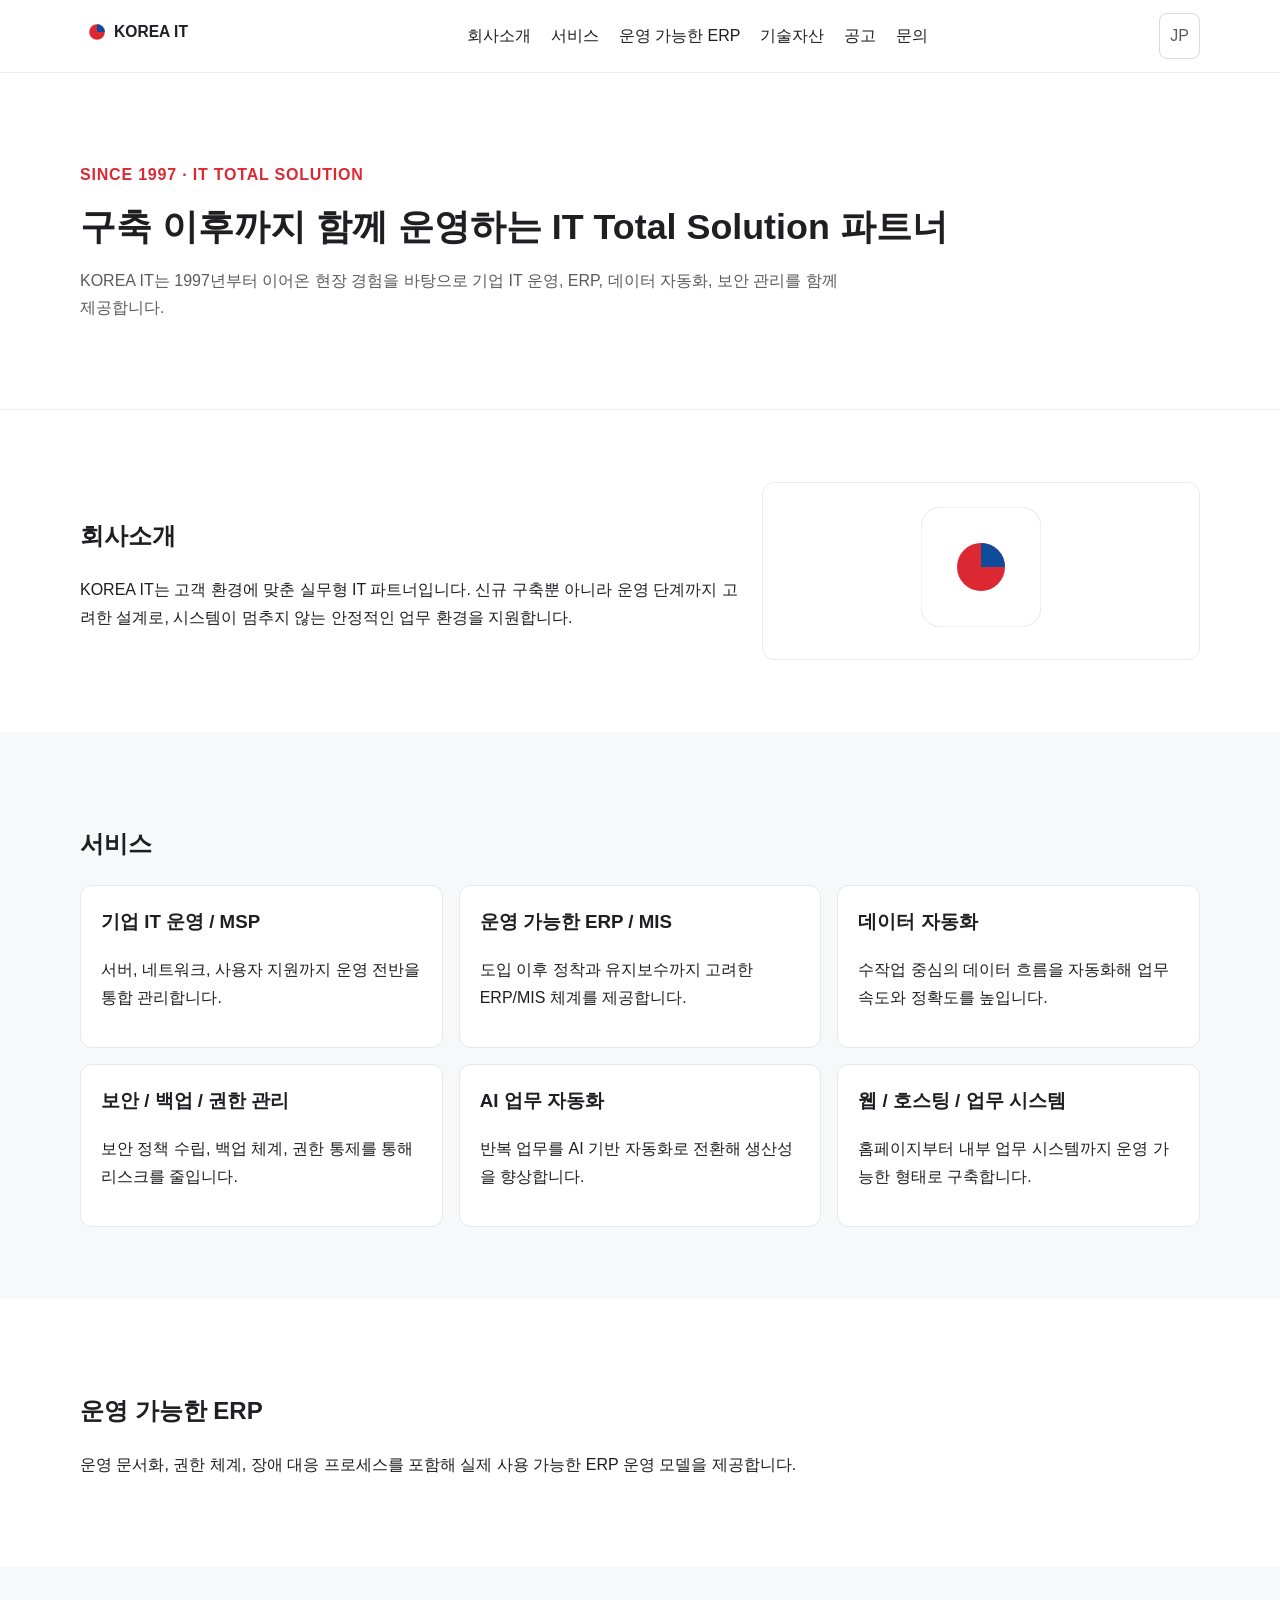
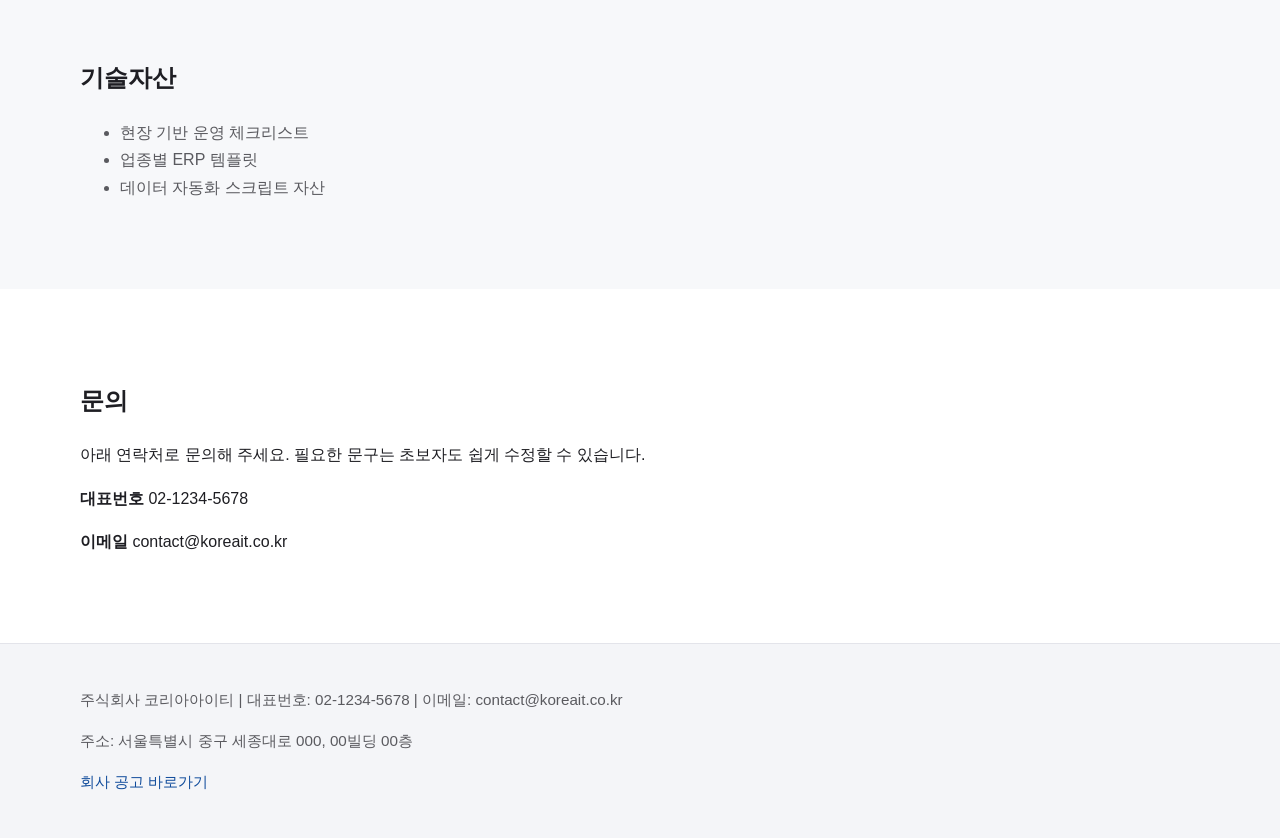
<file: index.html>
<!DOCTYPE html>
<html lang="ko">
<head>
  <meta charset="UTF-8">
  <meta name="viewport" content="width=device-width, initial-scale=1.0">
  <title>KOREA IT | IT Total Solution</title>
  <meta name="description" content="KOREA IT 공식 홈페이지. 1997년부터 이어온 현장 경험으로 기업 IT 운영, ERP, 데이터 자동화, 보안 관리를 제공합니다.">
  <meta name="keywords" content="KOREA IT, 코리아아이티, IT 운영, ERP, MSP, 데이터 자동화, 보안">
  <meta property="og:type" content="website">
  <meta property="og:title" content="KOREA IT | IT Total Solution">
  <meta property="og:description" content="구축 이후까지 함께 운영하는 IT Total Solution 파트너">
  <meta property="og:url" content="https://example.com/">
  <meta property="og:image" content="assets/symbol.svg">
  <link rel="stylesheet" href="css/style.css">
</head>
<body>
  <!-- 헤더: 로고, 언어 전환, 메뉴 버튼을 관리하는 영역 -->
  <header class="site-header">
    <div class="container header-inner">
      <a class="brand" href="index.html" aria-label="KOREA IT 홈으로 이동">
        <img src="assets/logo.svg" alt="KOREA IT 로고" class="brand-logo">
      </a>
      <button class="menu-toggle" aria-expanded="false" aria-controls="gnb">메뉴</button>
      <nav id="gnb" class="gnb" aria-label="주 메뉴">
        <ul>
          <li><a href="#company">회사소개</a></li>
          <li><a href="#service">서비스</a></li>
          <li><a href="#erp">운영 가능한 ERP</a></li>
          <li><a href="#asset">기술자산</a></li>
          <li><a href="notice/index.html">공고</a></li>
          <li><a href="#contact">문의</a></li>
        </ul>
      </nav>
      <a class="lang-link" href="ja/index.html">JP</a>
    </div>
  </header>

  <main>
    <!-- 메인 비주얼: 핵심 메시지를 전달하는 첫 화면 -->
    <section class="hero section">
      <div class="container">
        <p class="eyebrow">SINCE 1997 · IT TOTAL SOLUTION</p>
        <h1>구축 이후까지 함께 운영하는 IT Total Solution 파트너</h1>
        <p class="lead">KOREA IT는 1997년부터 이어온 현장 경험을 바탕으로 기업 IT 운영, ERP, 데이터 자동화, 보안 관리를 함께 제공합니다.</p>
      </div>
    </section>

    <!-- 회사소개 섹션: 회사 개요와 운영 철학 소개 -->
    <section id="company" class="section">
      <div class="container two-col">
        <div>
          <h2>회사소개</h2>
          <p>KOREA IT는 고객 환경에 맞춘 실무형 IT 파트너입니다. 신규 구축뿐 아니라 운영 단계까지 고려한 설계로, 시스템이 멈추지 않는 안정적인 업무 환경을 지원합니다.</p>
        </div>
        <div class="symbol-card">
          <img src="assets/symbol.svg" alt="KOREA IT 심볼">
        </div>
      </div>
    </section>

    <!-- 서비스 섹션: 제공 가능한 서비스 6개 항목 -->
    <section id="service" class="section bg-light">
      <div class="container">
        <h2>서비스</h2>
        <div class="grid cards-3">
          <article class="card"><h3>기업 IT 운영 / MSP</h3><p>서버, 네트워크, 사용자 지원까지 운영 전반을 통합 관리합니다.</p></article>
          <article class="card"><h3>운영 가능한 ERP / MIS</h3><p>도입 이후 정착과 유지보수까지 고려한 ERP/MIS 체계를 제공합니다.</p></article>
          <article class="card"><h3>데이터 자동화</h3><p>수작업 중심의 데이터 흐름을 자동화해 업무 속도와 정확도를 높입니다.</p></article>
          <article class="card"><h3>보안 / 백업 / 권한 관리</h3><p>보안 정책 수립, 백업 체계, 권한 통제를 통해 리스크를 줄입니다.</p></article>
          <article class="card"><h3>AI 업무 자동화</h3><p>반복 업무를 AI 기반 자동화로 전환해 생산성을 향상합니다.</p></article>
          <article class="card"><h3>웹 / 호스팅 / 업무 시스템</h3><p>홈페이지부터 내부 업무 시스템까지 운영 가능한 형태로 구축합니다.</p></article>
        </div>
      </div>
    </section>

    <!-- ERP 섹션: 운영 중심 ERP 원칙 -->
    <section id="erp" class="section">
      <div class="container">
        <h2>운영 가능한 ERP</h2>
        <p>운영 문서화, 권한 체계, 장애 대응 프로세스를 포함해 실제 사용 가능한 ERP 운영 모델을 제공합니다.</p>
      </div>
    </section>

    <!-- 기술자산 섹션: 축적된 방법론 안내 -->
    <section id="asset" class="section bg-light">
      <div class="container">
        <h2>기술자산</h2>
        <ul class="bullet-list">
          <li>현장 기반 운영 체크리스트</li>
          <li>업종별 ERP 템플릿</li>
          <li>데이터 자동화 스크립트 자산</li>
        </ul>
      </div>
    </section>

    <!-- 문의 섹션: 연락처를 빠르게 확인하는 영역 -->
    <section id="contact" class="section">
      <div class="container">
        <h2>문의</h2>
        <p>아래 연락처로 문의해 주세요. 필요한 문구는 초보자도 쉽게 수정할 수 있습니다.</p>
        <p><strong>대표번호</strong> 02-1234-5678</p>
        <p><strong>이메일</strong> contact@koreait.co.kr</p>
      </div>
    </section>
  </main>

  <!-- 푸터: 회사 기본 정보 및 공고 링크 -->
  <footer class="site-footer">
    <div class="container">
      <p>주식회사 코리아아이티 | 대표번호: 02-1234-5678 | 이메일: contact@koreait.co.kr</p>
      <p>주소: 서울특별시 중구 세종대로 000, 00빌딩 00층</p>
      <p><a href="notice/index.html">회사 공고 바로가기</a></p>
    </div>
  </footer>

  <script src="js/main.js"></script>
</body>
</html>
</file>
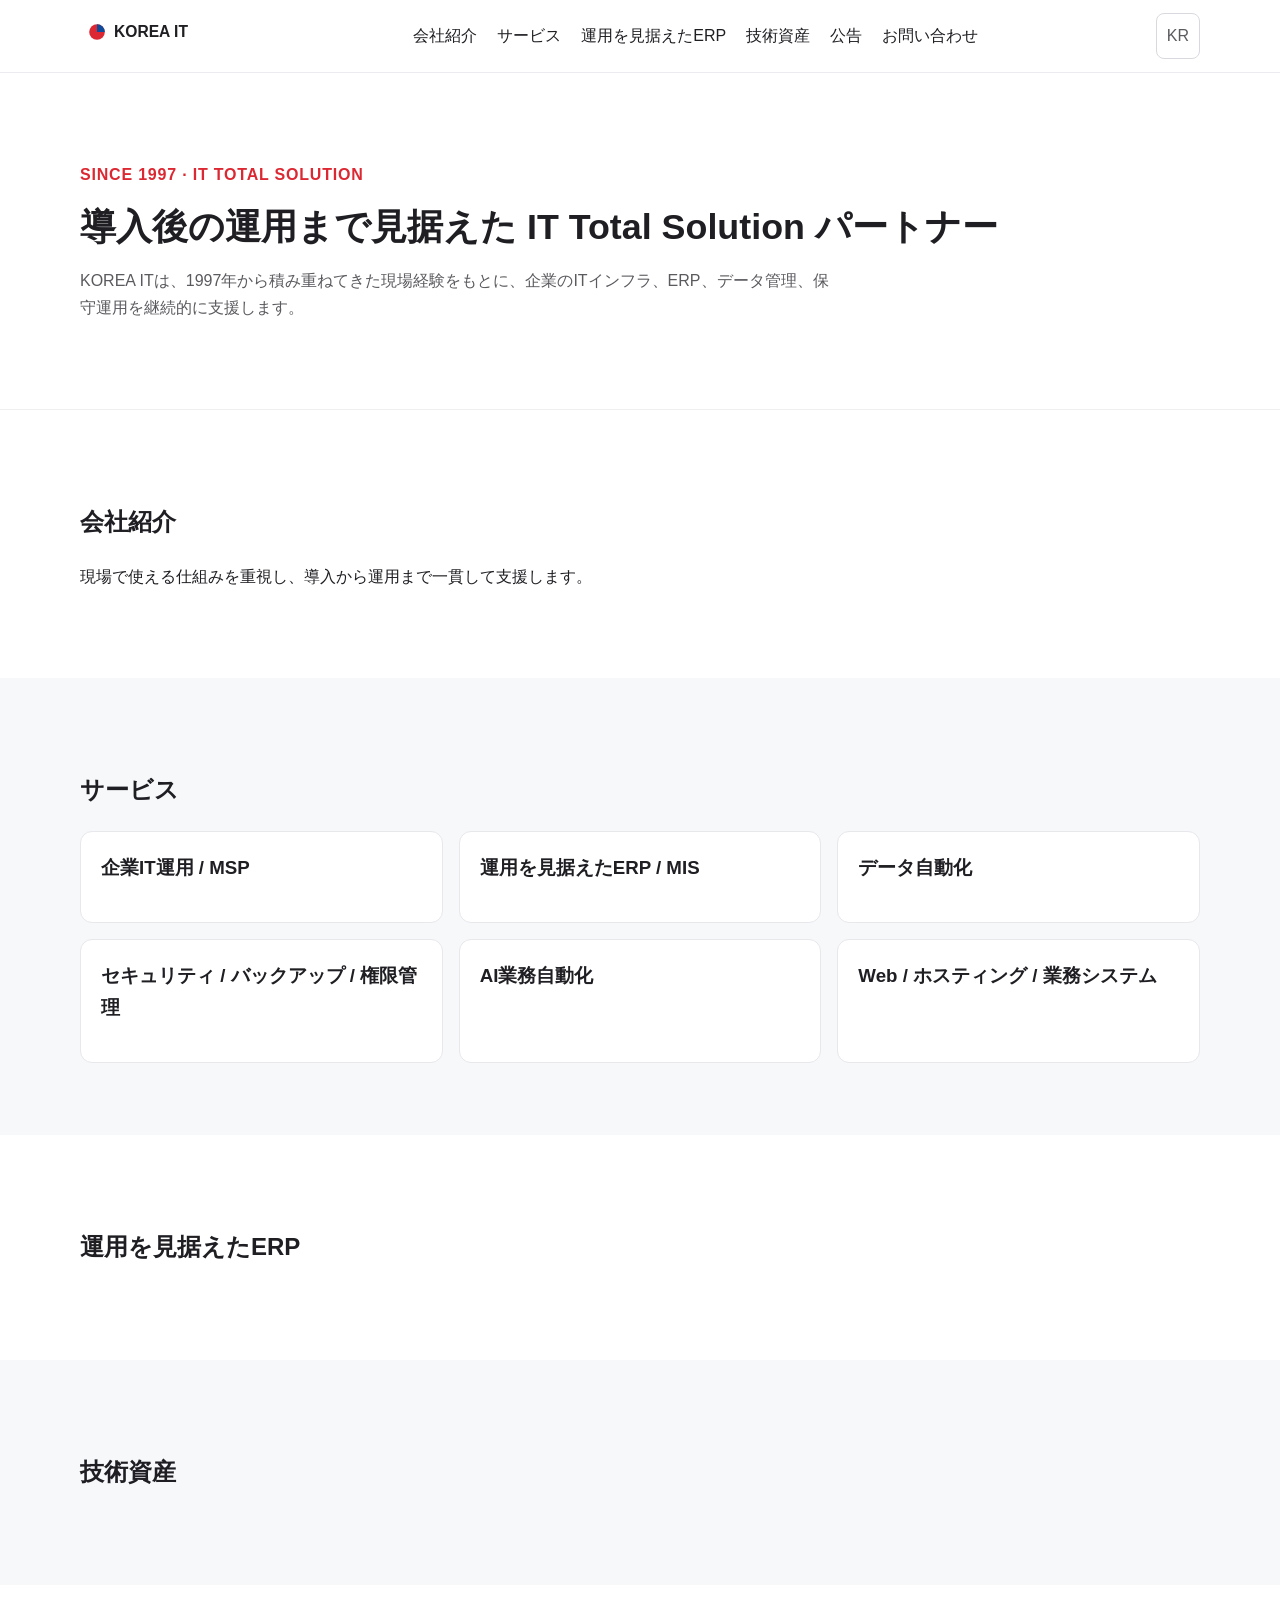
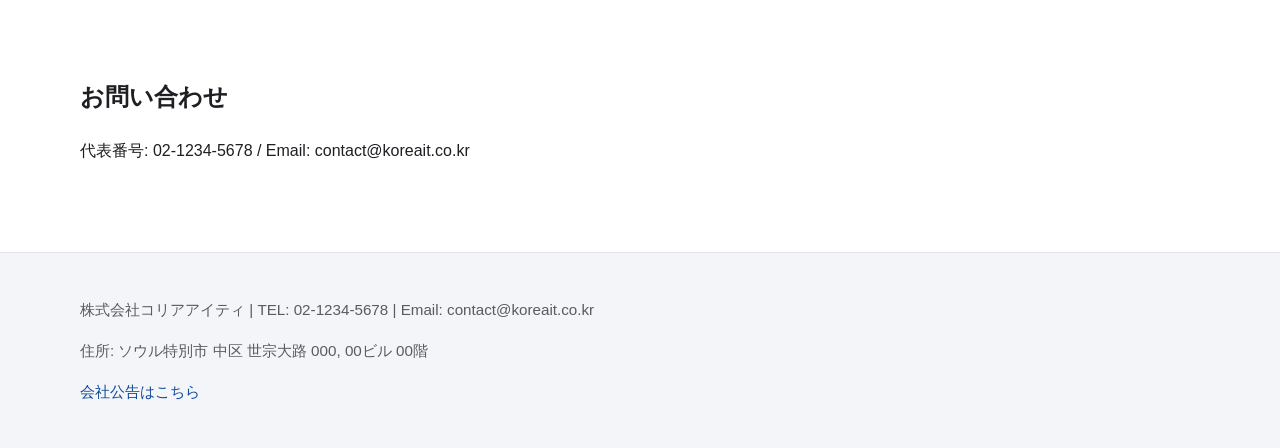
<file: ja/index.html>
<!DOCTYPE html>
<html lang="ja">
<head>
  <meta charset="UTF-8">
  <meta name="viewport" content="width=device-width, initial-scale=1.0">
  <title>KOREA IT | IT Total Solution</title>
  <meta name="description" content="KOREA IT公式ホームページ。1997年からの現場経験をもとに企業IT運用、ERP、データ管理、保守運用を支援します。">
  <meta property="og:type" content="website">
  <meta property="og:title" content="KOREA IT | IT Total Solution">
  <meta property="og:description" content="導入後の運用まで見据えた IT Total Solution パートナー">
  <meta property="og:url" content="https://example.com/ja/">
  <meta property="og:image" content="../assets/symbol.svg">
  <link rel="stylesheet" href="../css/style.css">
</head>
<body>
  <!-- ヘッダー: ロゴ、言語切替、メニュー -->
  <header class="site-header">
    <div class="container header-inner">
      <a class="brand" href="index.html" aria-label="KOREA IT ホームへ移動">
        <img src="../assets/logo.svg" alt="KOREA IT ロゴ" class="brand-logo">
      </a>
      <button class="menu-toggle" aria-expanded="false" aria-controls="gnb">メニュー</button>
      <nav id="gnb" class="gnb" aria-label="メインメニュー">
        <ul>
          <li><a href="#company">会社紹介</a></li>
          <li><a href="#service">サービス</a></li>
          <li><a href="#erp">運用を見据えたERP</a></li>
          <li><a href="#asset">技術資産</a></li>
          <li><a href="../notice/index.html">公告</a></li>
          <li><a href="#contact">お問い合わせ</a></li>
        </ul>
      </nav>
      <a class="lang-link" href="../index.html">KR</a>
    </div>
  </header>

  <main>
    <!-- メインメッセージ -->
    <section class="hero section">
      <div class="container">
        <p class="eyebrow">SINCE 1997 · IT TOTAL SOLUTION</p>
        <h1>導入後の運用まで見据えた IT Total Solution パートナー</h1>
        <p class="lead">KOREA ITは、1997年から積み重ねてきた現場経験をもとに、企業のITインフラ、ERP、データ管理、保守運用を継続的に支援します。</p>
      </div>
    </section>

    <section id="company" class="section"><div class="container"><h2>会社紹介</h2><p>現場で使える仕組みを重視し、導入から運用まで一貫して支援します。</p></div></section>
    <section id="service" class="section bg-light"><div class="container"><h2>サービス</h2><div class="grid cards-3">
      <article class="card"><h3>企業IT運用 / MSP</h3></article>
      <article class="card"><h3>運用を見据えたERP / MIS</h3></article>
      <article class="card"><h3>データ自動化</h3></article>
      <article class="card"><h3>セキュリティ / バックアップ / 権限管理</h3></article>
      <article class="card"><h3>AI業務自動化</h3></article>
      <article class="card"><h3>Web / ホスティング / 業務システム</h3></article>
    </div></div></section>
    <section id="erp" class="section"><div class="container"><h2>運用を見据えたERP</h2></div></section>
    <section id="asset" class="section bg-light"><div class="container"><h2>技術資産</h2></div></section>
    <section id="contact" class="section"><div class="container"><h2>お問い合わせ</h2><p>代表番号: 02-1234-5678 / Email: contact@koreait.co.kr</p></div></section>
  </main>

  <!-- フッター: 会社情報と公告リンク -->
  <footer class="site-footer">
    <div class="container">
      <p>株式会社コリアアイティ | TEL: 02-1234-5678 | Email: contact@koreait.co.kr</p>
      <p>住所: ソウル特別市 中区 世宗大路 000, 00ビル 00階</p>
      <p><a href="../notice/index.html">会社公告はこちら</a></p>
    </div>
  </footer>

  <script src="../js/main.js"></script>
</body>
</html>
</file>
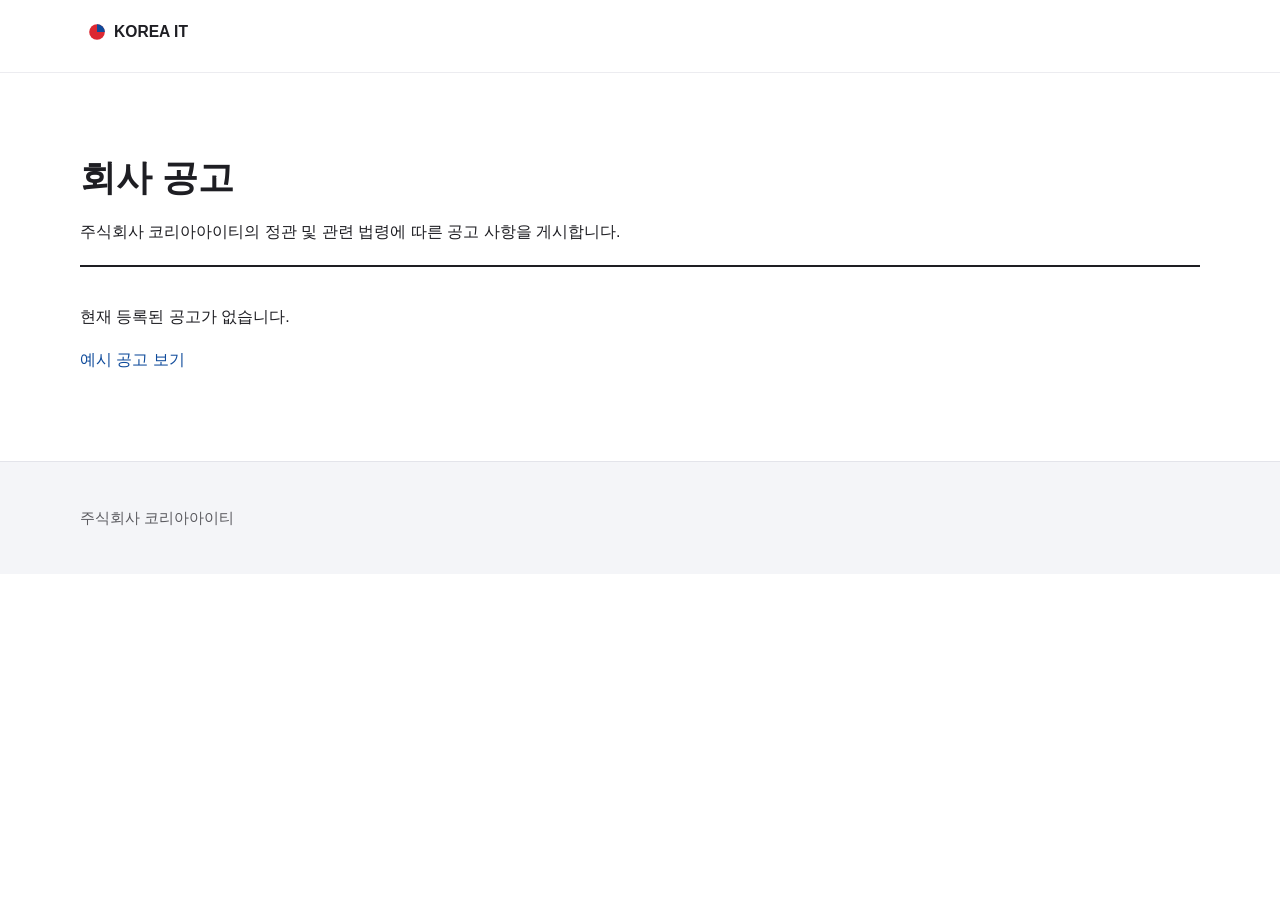
<file: notice/index.html>
<!DOCTYPE html>
<html lang="ko">
<head>
  <meta charset="UTF-8">
  <meta name="viewport" content="width=device-width, initial-scale=1.0">
  <title>회사 공고 | KOREA IT</title>
  <meta name="description" content="주식회사 코리아아이티 공고 페이지">
  <link rel="stylesheet" href="../css/style.css">
</head>
<body>
  <!-- 공고 목록 페이지 헤더 -->
  <header class="site-header"><div class="container header-inner"><a class="brand" href="../index.html"><img src="../assets/logo.svg" alt="KOREA IT 로고" class="brand-logo"></a></div></header>

  <main class="section">
    <div class="container">
      <h1>회사 공고</h1>
      <p>주식회사 코리아아이티의 정관 및 관련 법령에 따른 공고 사항을 게시합니다.</p>

      <!-- 공고 목록: 공고가 없을 경우 아래 문구 유지 -->
      <div class="notice-list">
        <p>현재 등록된 공고가 없습니다.</p>
      </div>

      <!-- 예시 공고 링크: 필요 시 주석 해제하여 사용 -->
      <p><a href="sample-notice.html">예시 공고 보기</a></p>
    </div>
  </main>

  <footer class="site-footer"><div class="container"><p>주식회사 코리아아이티</p></div></footer>
</body>
</html>
</file>
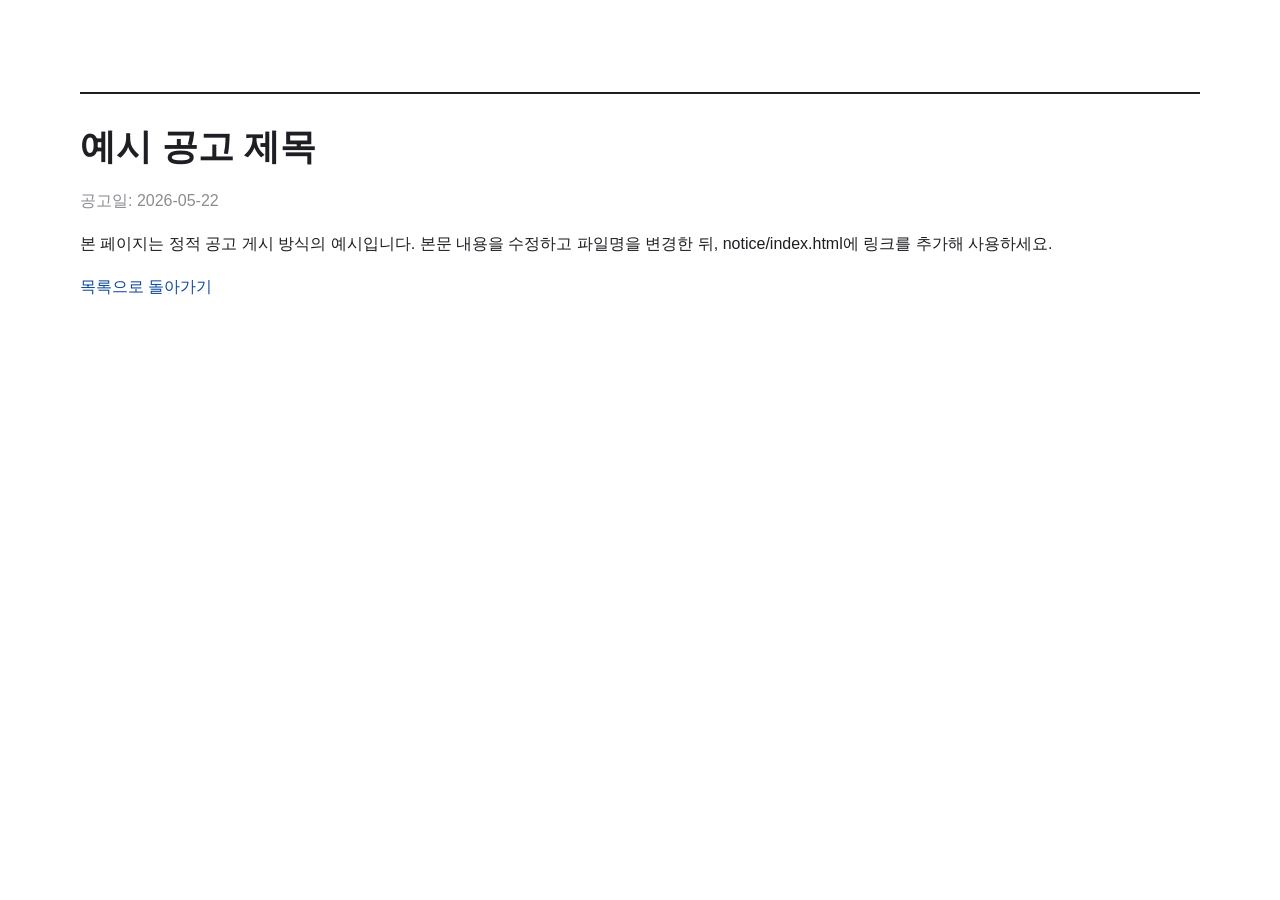
<file: notice/sample-notice.html>
<!DOCTYPE html>
<html lang="ko">
<head>
  <meta charset="UTF-8">
  <meta name="viewport" content="width=device-width, initial-scale=1.0">
  <title>예시 공고 | KOREA IT</title>
  <link rel="stylesheet" href="../css/style.css">
</head>
<body>
  <!-- 공고 상세 페이지: 이 파일을 복사해서 새 공고를 추가하면 됩니다. -->
  <main class="section">
    <div class="container notice-detail">
      <h1>예시 공고 제목</h1>
      <p class="notice-date">공고일: 2026-05-22</p>
      <p>본 페이지는 정적 공고 게시 방식의 예시입니다. 본문 내용을 수정하고 파일명을 변경한 뒤, notice/index.html에 링크를 추가해 사용하세요.</p>
      <p><a href="index.html">목록으로 돌아가기</a></p>
    </div>
  </main>
</body>
</html>
</file>
<file: css/style.css>
/* =========================================
   기본 설정: 색상, 폰트, 간격을 여기서 통합 관리
   ========================================= */
:root {
  --white: #ffffff;
  --dark: #1E1E23;
  --mid: #5A5A5F;
  --light: #8C8C91;
  --red: #DC2832;
  --blue: #0F4B9B;
  --max: 1120px;
}

* { box-sizing: border-box; }
body {
  margin: 0;
  font-family: Pretendard, "Apple SD Gothic Neo", "Noto Sans KR", "Malgun Gothic", sans-serif;
  color: var(--dark);
  background: var(--white);
  line-height: 1.7;
}
a { color: var(--blue); text-decoration: none; }
a:hover { text-decoration: underline; }

/* 레이아웃 공통: 컨테이너/섹션 간격 */
.container { width: min(92%, var(--max)); margin: 0 auto; }
.section { padding: 72px 0; }
.bg-light { background: #f7f8fa; }

/* 헤더 영역: 메뉴와 언어 링크를 수정할 때 사용 */
.site-header {
  position: sticky; top: 0; z-index: 20;
  background: rgba(255,255,255,0.95);
  border-bottom: 1px solid #ececf0;
}
.header-inner { display: flex; align-items: center; justify-content: space-between; gap: 16px; min-height: 72px; }
.brand-logo { height: 34px; width: auto; }
.gnb ul { display: flex; gap: 20px; list-style: none; padding: 0; margin: 0; }
.gnb a { color: var(--dark); font-weight: 500; }
.lang-link { border: 1px solid #d8d8de; padding: 8px 10px; border-radius: 8px; color: var(--mid); }
.menu-toggle { display: none; border: 1px solid #ddd; background: #fff; padding: 8px 10px; border-radius: 8px; }

/* 히어로 영역: 첫 화면 문구 강조 */
.hero { border-bottom: 1px solid #efeff2; }
.eyebrow { color: var(--red); font-weight: 700; letter-spacing: 0.05em; }
h1 { font-size: clamp(1.9rem, 2.8vw, 3rem); line-height: 1.3; margin: 10px 0; }
.lead { color: var(--mid); max-width: 760px; }

/* 카드/그리드: 서비스 항목 추가/수정 시 사용 */
.grid { display: grid; gap: 16px; }
.cards-3 { grid-template-columns: repeat(3, minmax(0, 1fr)); }
.card { border: 1px solid #e7e7ec; border-radius: 12px; padding: 20px; background: #fff; }
.card h3 { margin-top: 0; color: var(--dark); }

.two-col { display: grid; grid-template-columns: 1.2fr 0.8fr; gap: 24px; align-items: center; }
.symbol-card { border: 1px solid #ebebf1; padding: 24px; border-radius: 12px; text-align: center; }
.symbol-card img { max-width: 160px; }
.bullet-list { color: var(--mid); }

/* 공고 페이지 스타일 */
.notice-list, .notice-detail { border-top: 2px solid var(--dark); margin-top: 20px; padding-top: 20px; }
.notice-date { color: var(--light); }

/* 푸터: 연락처/주소/공고 링크 수정 영역 */
.site-footer { background: #f4f5f8; border-top: 1px solid #e3e4ea; padding: 28px 0; color: var(--mid); font-size: 0.95rem; }
.site-footer a { color: var(--blue); }

/* 반응형: 모바일 메뉴와 카드 열 수 자동 조정 */
@media (max-width: 960px) {
  .cards-3 { grid-template-columns: repeat(2, minmax(0, 1fr)); }
  .two-col { grid-template-columns: 1fr; }
}

@media (max-width: 768px) {
  .menu-toggle { display: inline-block; }
  .gnb {
    display: none;
    position: absolute;
    left: 4%; right: 4%; top: 72px;
    background: #fff; border: 1px solid #e7e7ec; border-radius: 12px; padding: 12px;
  }
  .gnb.open { display: block; }
  .gnb ul { flex-direction: column; gap: 10px; }
  .cards-3 { grid-template-columns: 1fr; }
}
</file>
